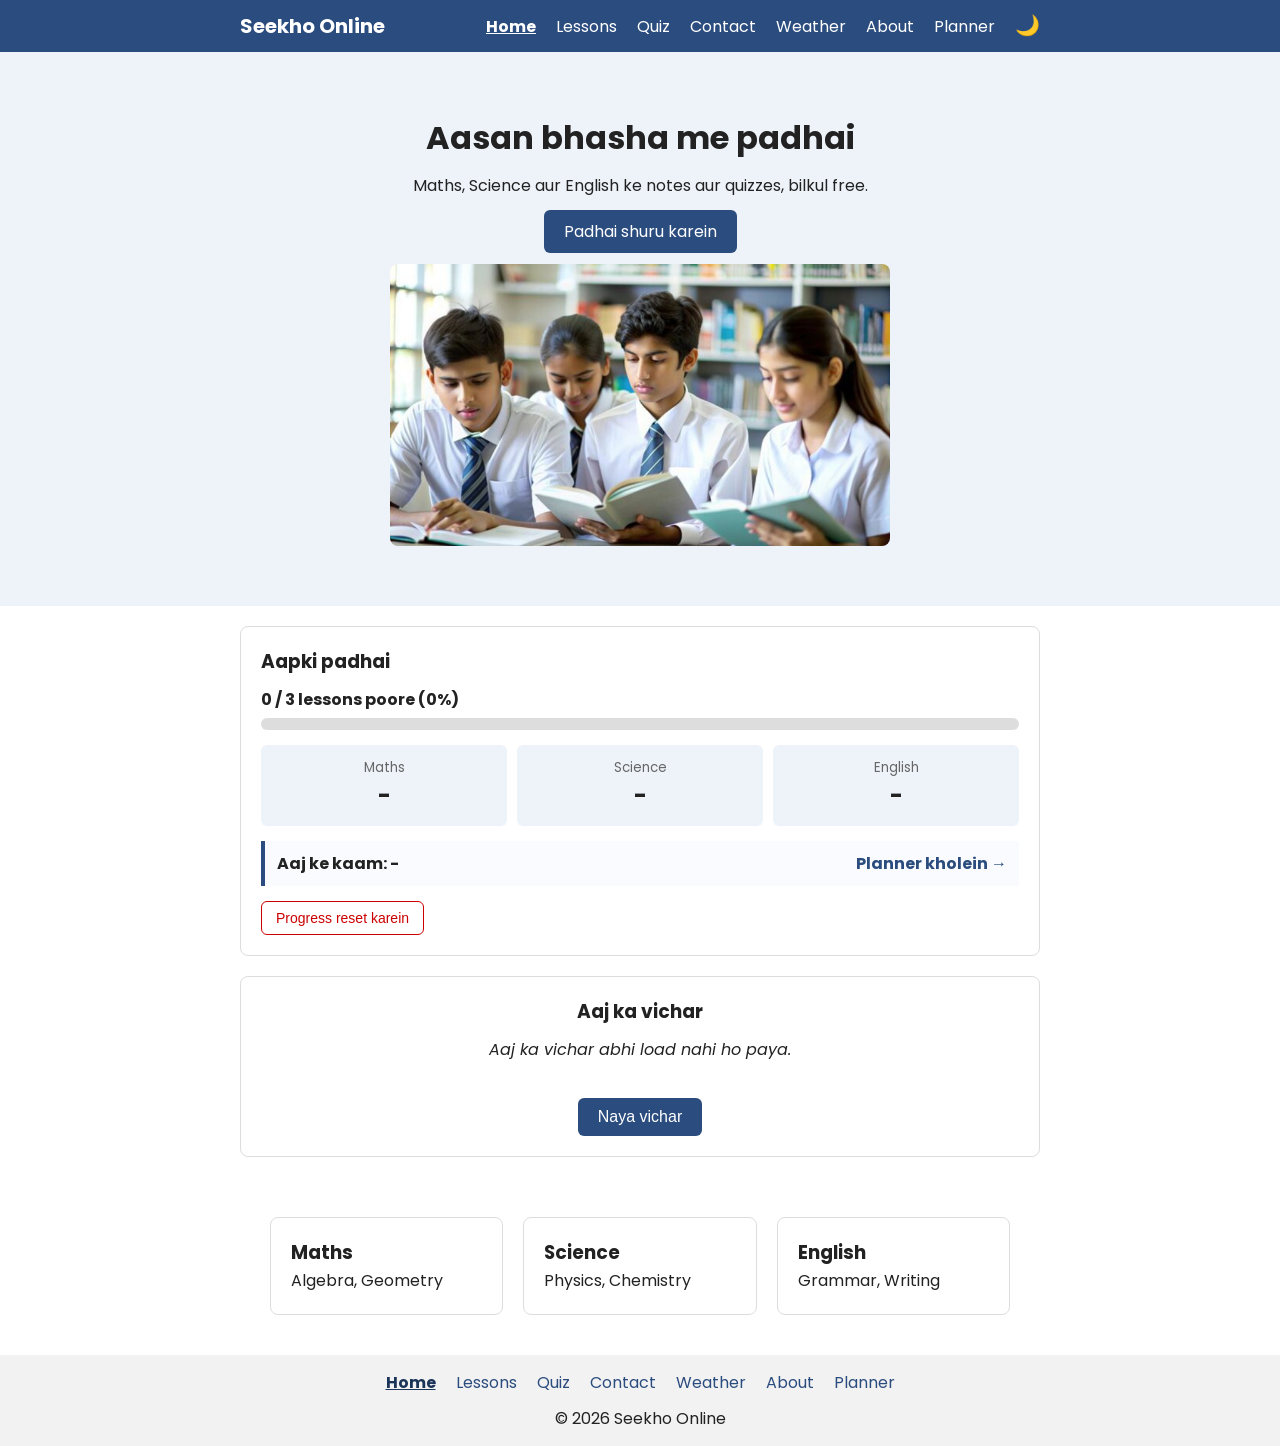
<file: index.html>
<!DOCTYPE html>
<html lang="hi">

<head>
  <meta charset="UTF-8">
  <meta name="viewport" content="width=device-width, initial-scale=1.0">
  <title>Seekho Online</title>
  <meta name="description" content="Maths, Science aur English ke free notes aur quizzes, aasan bhasha me.">
  <meta property="og:title" content="Seekho Online">
  <meta property="og:description" content="Free notes aur quizzes, school ke students ke liye.">
  <link rel="icon"
    href="data:image/svg+xml,<svg xmlns=%22http://www.w3.org/2000/svg%22 viewBox=%220 0 100 100%22><text y=%22.9em%22 font-size=%2290%22>📚</text></svg>">

  <link rel="preconnect" href="https://fonts.googleapis.com">
  <link rel="preconnect" href="https://fonts.gstatic.com" crossorigin>
  <link href="https://fonts.googleapis.com/css2?family=Poppins:wght@400;600&display=swap" rel="stylesheet">
  <link rel="stylesheet" href="css/style.css">
</head>

<body>

  <header id="site-header"></header>

  <main>
    <section class="hero">
      <h2>Aasan bhasha me padhai</h2>
      <p>Maths, Science aur English ke notes aur quizzes, bilkul free.</p>
      <a class="btn" href="lessons.html">Padhai shuru karein</a>
      <br>
      <img src="images/students.webp.jpg" alt="Padhte hue bachche" class="hero-img">
    </section>

    <section class="dashboard">
      <h3>Aapki padhai</h3>

      <p id="home-progress-text"></p>
      <div class="bar">
        <div id="home-bar-fill"></div>
      </div>

      <div class="score-grid">
        <div class="score-card">
          <small>Maths</small>
          <strong id="best-maths">-</strong>
        </div>
        <div class="score-card">
          <small>Science</small>
          <strong id="best-science">-</strong>
        </div>
        <div class="score-card">
          <small>English</small>
          <strong id="best-english">-</strong>
        </div>
      </div>
      <div class="planner-summary">
        <span id="planner-summary-text">Aaj ke kaam: -</span>
        <a href="planner.html" class="read-link">Planner kholein →</a>
      </div>
      <button id="reset-btn" class="reset-btn">Progress reset karein</button>
    </section>


    <section class="quote-box">
      <h3>Aaj ka vichar</h3>
      <p id="quote-text">Load ho raha hai...</p>
      <small id="quote-author"></small>
      <br>
      <button id="new-quote" class="btn">Naya vichar</button>
    </section>

    <section class="subjects">
  <a class="card" href="lessons.html?subject=Maths">
    <h3>Maths</h3>
    <p>Algebra, Geometry</p>
  </a>
  <a class="card" href="lessons.html?subject=Science">
    <h3>Science</h3>
    <p>Physics, Chemistry</p>
  </a>
  <a class="card" href="lessons.html?subject=English">
    <h3>English</h3>
    <p>Grammar, Writing</p>
  </a>
</section>
  </main>

  <footer id="site-footer"></footer>


  <script src="js/layout.js"></script>
  <script src="js/script.js"></script>
  <script src="js/lessons-data.js"></script>
  <script src="js/questions.js"></script>
  <script src="js/quote.js"></script>
  <script src="js/dashboard.js"></script>

</body>

</html>
</file>
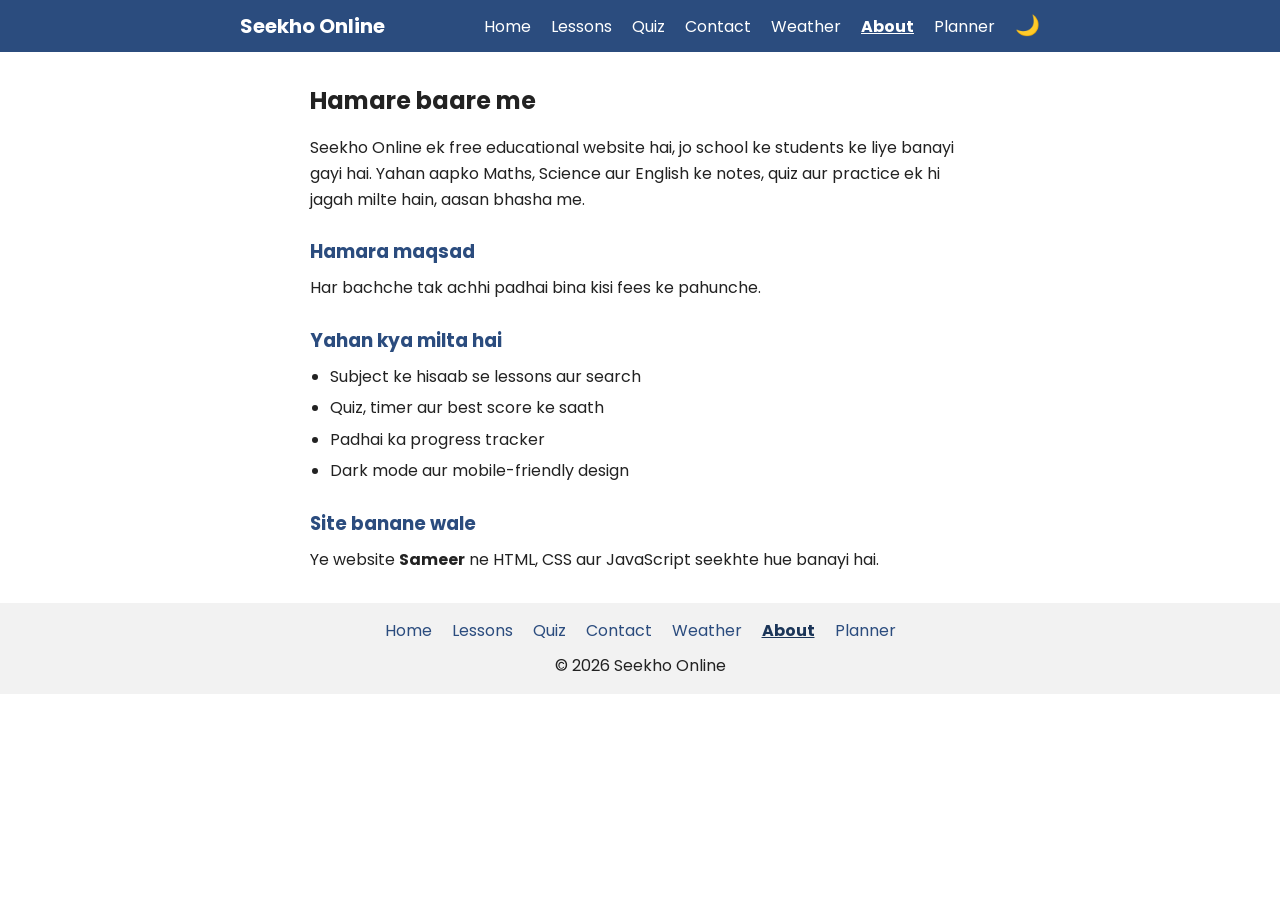
<file: about.html>
<!DOCTYPE html>
<html lang="hi">

<head>
    <meta charset="UTF-8">
    <meta name="viewport" content="width=device-width, initial-scale=1.0">
    <title>Hamare baare me - Seekho Online</title>
    <meta name="description" content="Maths, Science aur English ke free notes aur quizzes, aasan bhasha me.">
    <meta property="og:title" content="Seekho Online">
    <meta property="og:description" content="Seekho Online ke baare me jaaniye.">
    <link rel="icon"
        href="data:image/svg+xml,<svg xmlns=%22http://www.w3.org/2000/svg%22 viewBox=%220 0 100 100%22><text y=%22.9em%22 font-size=%2290%22>📚</text></svg>">

    <link rel="preconnect" href="https://fonts.googleapis.com">
    <link rel="preconnect" href="https://fonts.gstatic.com" crossorigin>
    <link href="https://fonts.googleapis.com/css2?family=Poppins:wght@400;600&display=swap" rel="stylesheet">
    <link rel="stylesheet" href="css/style.css">
</head>

<body>

    <header id="site-header"></header>

    <main class="about-box">
        <h2>Hamare baare me</h2>

        <p>
            Seekho Online ek free educational website hai, jo school ke students ke liye
            banayi gayi hai. Yahan aapko Maths, Science aur English ke notes, quiz aur
            practice ek hi jagah milte hain, aasan bhasha me.
        </p>

        <h3>Hamara maqsad</h3>
        <p>
            Har bachche tak achhi padhai bina kisi fees ke pahunche.
        </p>

        <h3>Yahan kya milta hai</h3>
        <ul>
            <li>Subject ke hisaab se lessons aur search</li>
            <li>Quiz, timer aur best score ke saath</li>
            <li>Padhai ka progress tracker</li>
            <li>Dark mode aur mobile-friendly design</li>
        </ul>

        <h3>Site banane wale</h3>
        <p>
            Ye website <strong>Sameer</strong> ne HTML, CSS aur JavaScript seekhte hue
            banayi hai.
        </p>
    </main>
    
    <footer id="site-footer"></footer>

    <script src="js/layout.js"></script>
    <script src="js/script.js"></script>


</body>

</html>
</file>
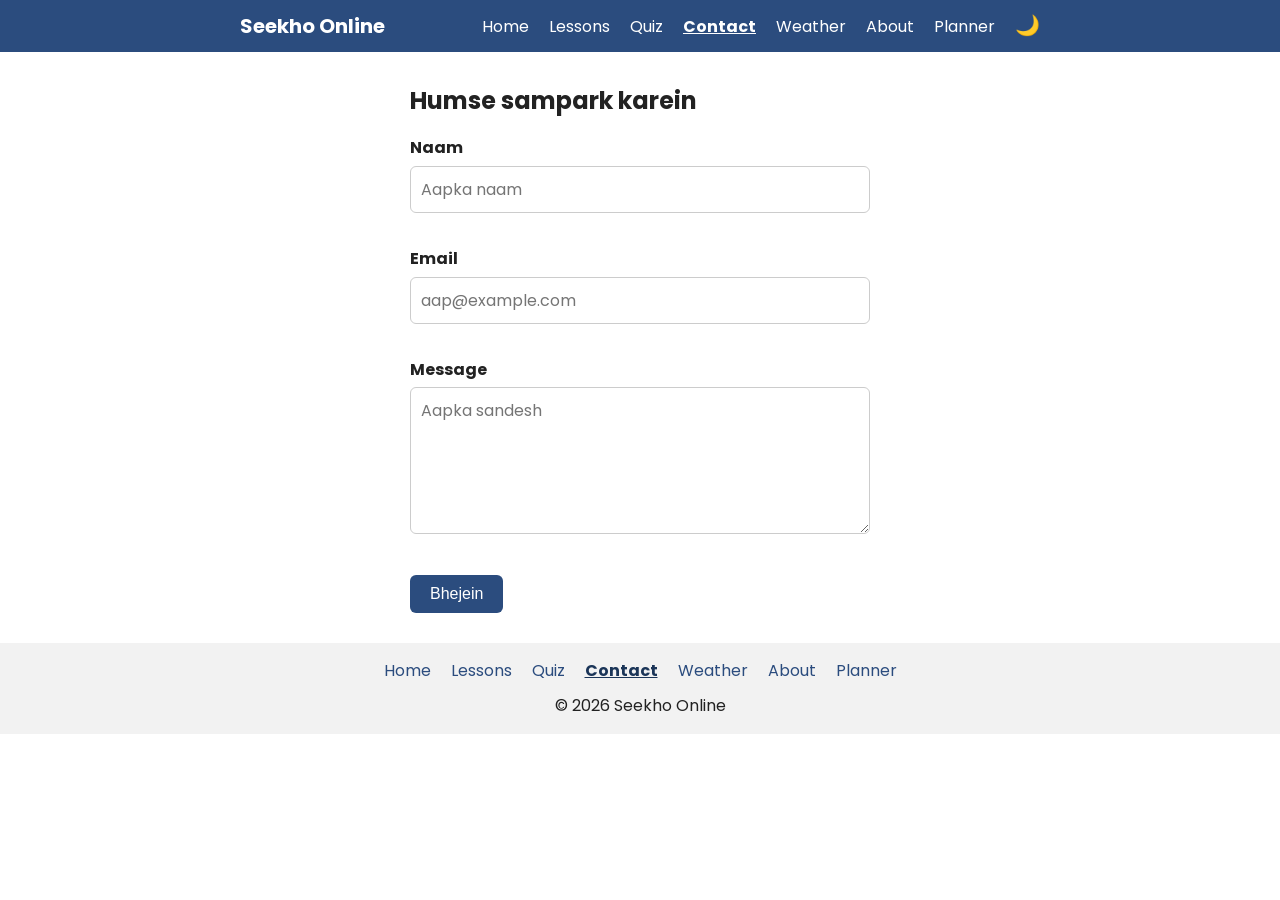
<file: contact.html>
<!DOCTYPE html>
<html lang="hi">

<head>
    <meta charset="UTF-8">
    <meta name="viewport" content="width=device-width, initial-scale=1.0">
    <title>Seekho Online</title>
    <meta name="description" content="Maths, Science aur English ke free notes aur quizzes, aasan bhasha me.">
    <meta property="og:title" content="Seekho Online">
    <meta property="og:description" content="Free notes aur quizzes, school ke students ke liye.">
    <link rel="icon"
        href="data:image/svg+xml,<svg xmlns=%22http://www.w3.org/2000/svg%22 viewBox=%220 0 100 100%22><text y=%22.9em%22 font-size=%2290%22>📚</text></svg>">

    <link rel="preconnect" href="https://fonts.googleapis.com">
    <link rel="preconnect" href="https://fonts.gstatic.com" crossorigin>
    <link href="https://fonts.googleapis.com/css2?family=Poppins:wght@400;600&display=swap" rel="stylesheet">
    <link rel="stylesheet" href="css/style.css">
</head>

<body>

    <header id="site-header"></header>

    <main class="contact-box">
        <h2>Humse sampark karein</h2>

        <form id="contact-form" novalidate>
            <label for="naam">Naam</label>
            <input type="text" id="naam" placeholder="Aapka naam">
            <small class="error" id="naam-error"></small>

            <label for="email">Email</label>
            <input type="email" id="email" placeholder="aap@example.com">
            <small class="error" id="email-error"></small>

            <label for="message">Message</label>
            <textarea id="message" rows="5" placeholder="Aapka sandesh"></textarea>
            <small class="error" id="message-error"></small>

            <button type="submit" class="btn">Bhejein</button>
        </form>

        <p id="success" style="display:none;">Dhanyavaad! Aapka message mil gaya.</p>
    </main>

    <footer id="site-footer"></footer>

    <script src="js/layout.js"></script>
    <script src="js/script.js"></script>
    <script src="js/contact.js"></script>

</body>

</html>
</file>
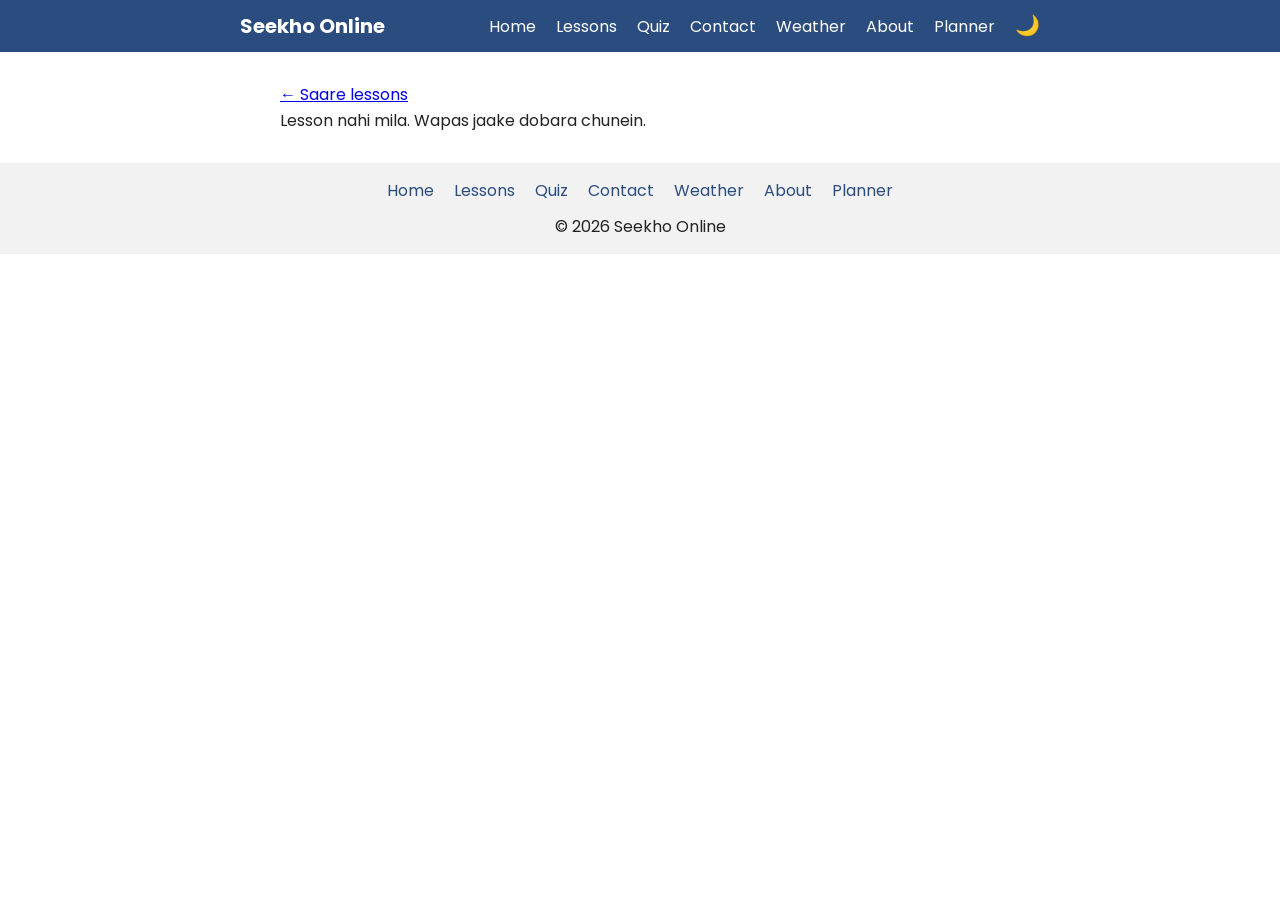
<file: lesson.html>
<!DOCTYPE html>
<html lang="hi">

<head>
    <meta charset="UTF-8">
    <meta name="viewport" content="width=device-width, initial-scale=1.0">
    <title>Lesson - Seekho Online</title>
    <meta name="description" content="Maths, Science aur English ke free notes aur quizzes, aasan bhasha me.">
    <meta property="og:title" content="Seekho Online">
    <meta property="og:description" content="Free notes aur quizzes, school ke students ke liye.">
    <link rel="icon"
        href="data:image/svg+xml,<svg xmlns=%22http://www.w3.org/2000/svg%22 viewBox=%220 0 100 100%22><text y=%22.9em%22 font-size=%2290%22>📚</text></svg>">

    <link rel="preconnect" href="https://fonts.googleapis.com">
    <link rel="preconnect" href="https://fonts.gstatic.com" crossorigin>
    <link href="https://fonts.googleapis.com/css2?family=Poppins:wght@400;600&display=swap" rel="stylesheet">
    <link rel="stylesheet" href="css/style.css">
</head>

<body>

    <header id="site-header"></header>

    <main class="lesson-page">
        <a href="lessons.html" class="back-link">← Saare lessons</a>

        <h2 id="lesson-title"></h2>
        <p id="lesson-subject"></p>
        <p id="lesson-text"></p>
        <ul id="lesson-points"></ul>
        <button id="done-btn" class="done-btn" style="display:none;"></button>
        <div id="lesson-nav">
            <a id="prev-link" class="read-link" style="display:none;">← Pichhla lesson</a>
            <a id="next-link" class="read-link" style="display:none;">Agla lesson →</a>
        </div>
        <p id="lesson-msg"></p>
    </main>

   <footer id="site-footer"></footer>

    <script src="js/layout.js"></script>
    <script src="js/script.js"></script>
    <script src="js/lessons-data.js"></script>
    <script src="js/lesson-detail.js"></script>

</body>

</html>
</file>
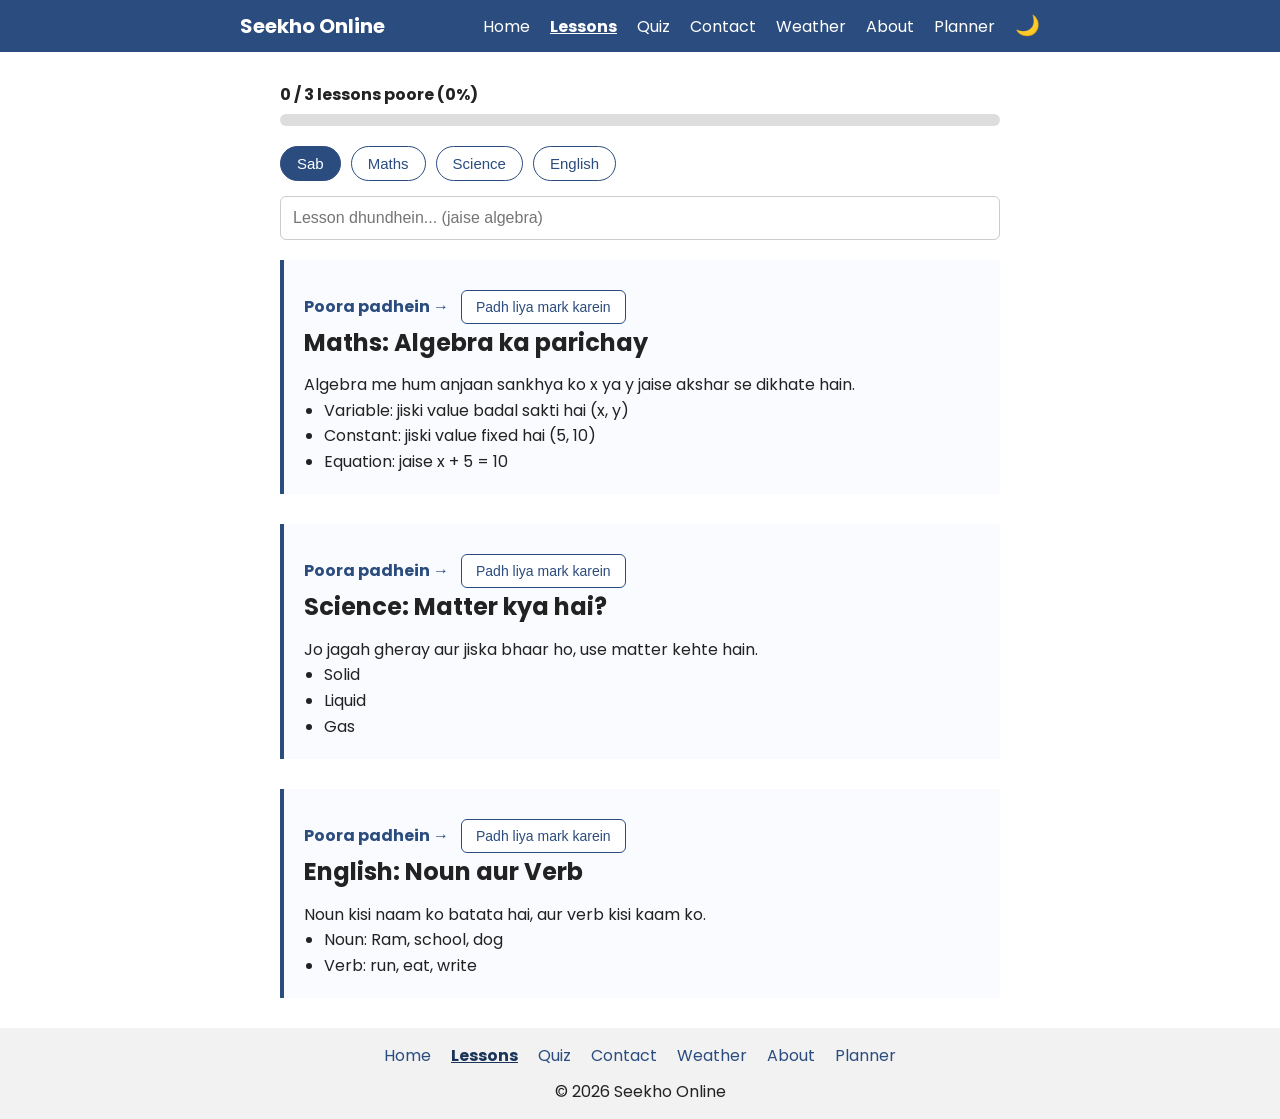
<file: lessons.html>
<!DOCTYPE html>
<html lang="hi">
<head>
  <meta charset="UTF-8">
  <meta name="viewport" content="width=device-width, initial-scale=1.0">
  <title>Seekho Online</title>
  <meta name="description" content="Maths, Science aur English ke free notes aur quizzes, aasan bhasha me.">
<meta property="og:title" content="Seekho Online">
<meta property="og:description" content="Free notes aur quizzes, school ke students ke liye.">
<link rel="icon" href="data:image/svg+xml,<svg xmlns=%22http://www.w3.org/2000/svg%22 viewBox=%220 0 100 100%22><text y=%22.9em%22 font-size=%2290%22>📚</text></svg>">

<link rel="preconnect" href="https://fonts.googleapis.com">
<link rel="preconnect" href="https://fonts.gstatic.com" crossorigin>
<link href="https://fonts.googleapis.com/css2?family=Poppins:wght@400;600&display=swap" rel="stylesheet">
  <link rel="stylesheet" href="css/style.css">
</head>
<body>

  <header id="site-header"></header>

  <main class="lessons">

    <div id="progress-box">
  <p id="progress-text"></p>
  <div class="bar"><div id="bar-fill"></div></div>
</div>

    <div id="filter-box">
  <button class="filter-btn active" data-subject="all">Sab</button>
  <button class="filter-btn" data-subject="Maths">Maths</button>
  <button class="filter-btn" data-subject="Science">Science</button>
  <button class="filter-btn" data-subject="English">English</button>
</div>

    <input type="text" id="search" placeholder="Lesson dhundhein... (jaise algebra)">
<p id="no-result" style="display:none;">Koi lesson nahi mila.</p>

  
<div id="lessons-list"></div>

  </main>

 <footer id="site-footer"></footer>

<script src="js/layout.js"></script>
  <script src="js/script.js"></script>
  <script src="js/lessons-data.js"></script>
  <script src="js/lessons.js"></script>
  <script src="js/search.js"></script>
  
</body>
</html>
</file>
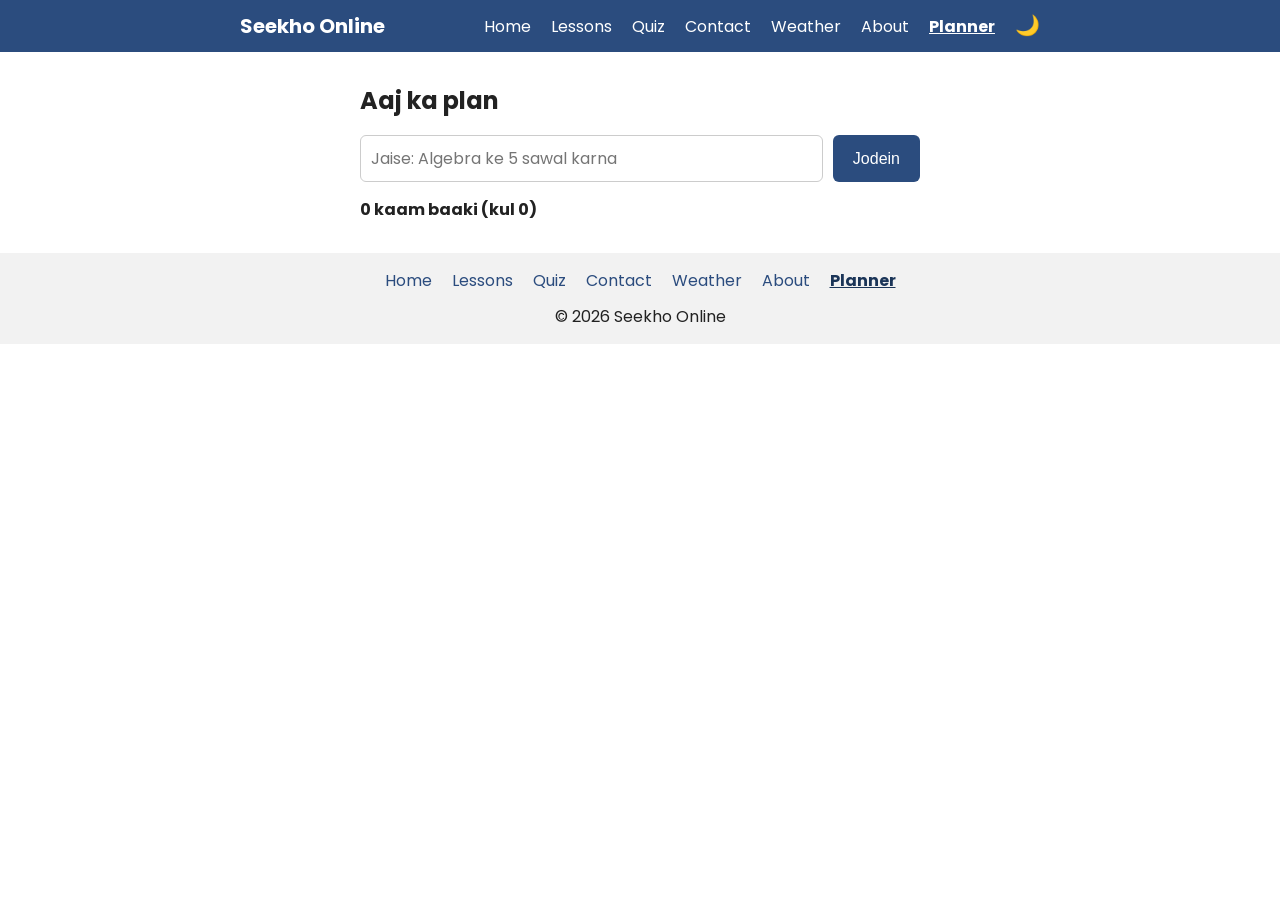
<file: planner.html>
<!DOCTYPE html>
<html lang="hi">

<head>
    <meta charset="UTF-8">
    <meta name="viewport" content="width=device-width, initial-scale=1.0">
    <title>Study planner - Seekho Online</title>
    <meta name="description" content="Apni padhai ke kaam likhein aur tick karein..">
    <meta property="og:title" content="Seekho Online">
    <meta property="og:description" content="Seekho Online ke baare me jaaniye.">
    <link rel="icon"
        href="data:image/svg+xml,<svg xmlns=%22http://www.w3.org/2000/svg%22 viewBox=%220 0 100 100%22><text y=%22.9em%22 font-size=%2290%22>📚</text></svg>">

    <link rel="preconnect" href="https://fonts.googleapis.com">
    <link rel="preconnect" href="https://fonts.gstatic.com" crossorigin>
    <link href="https://fonts.googleapis.com/css2?family=Poppins:wght@400;600&display=swap" rel="stylesheet">
    <link rel="stylesheet" href="css/style.css">
</head>

<body>

    <header id="site-header"></header>

    <main class="planner-box">
  <h2>Aaj ka plan</h2>

  <form id="task-form" class="task-form">
    <input type="text" id="task-input" placeholder="Jaise: Algebra ke 5 sawal karna">
    <button type="submit" class="btn">Jodein</button>
  </form>

  <p id="task-count"></p>

  <ul id="task-list"></ul>
</main>
    
    <footer id="site-footer"></footer>

    <script src="js/layout.js"></script>
    <script src="js/script.js"></script>
    <script src="js/planner.js"></script>


</body>

</html>
</file>
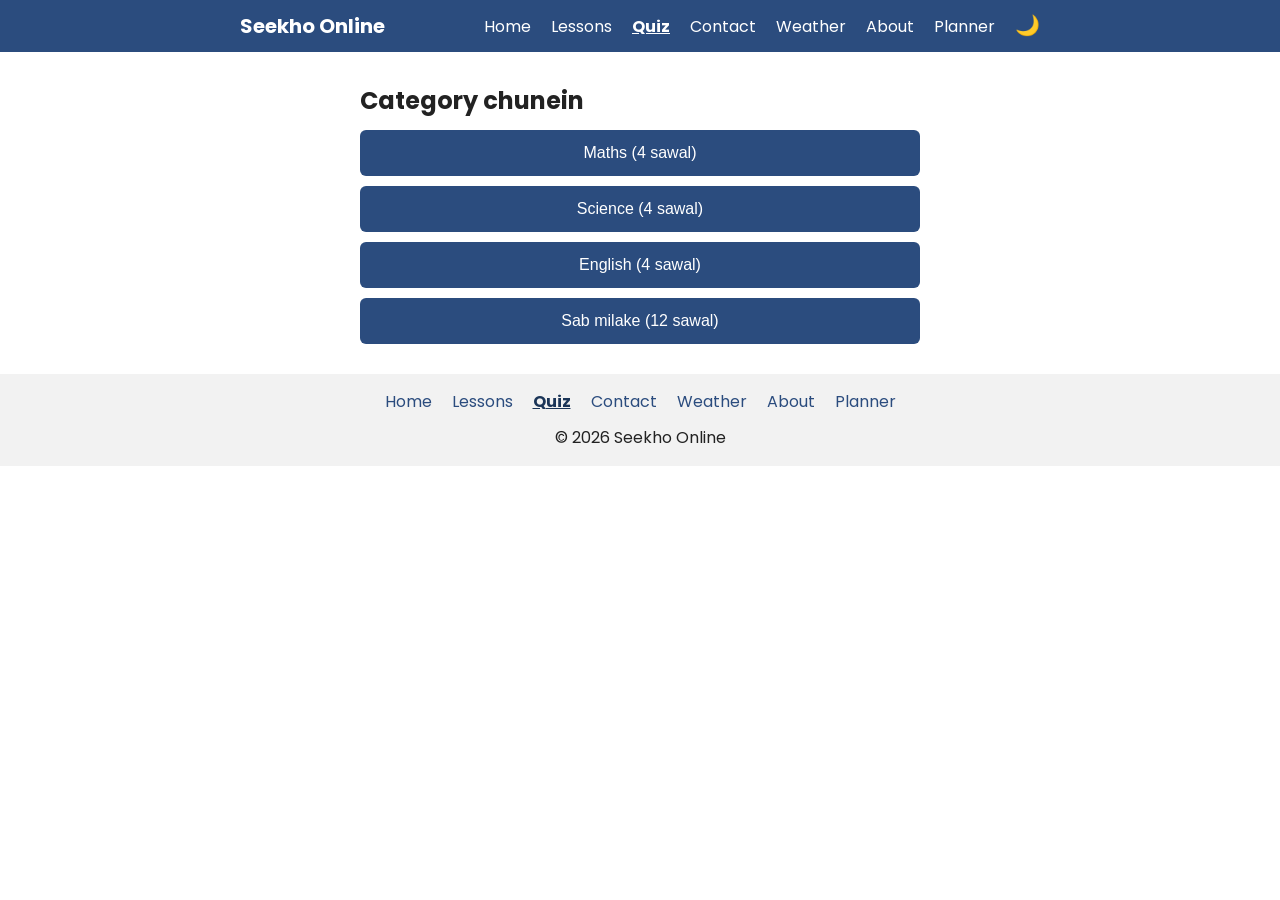
<file: quiz.html>
<!DOCTYPE html>
<html lang="hi">

<head>
  <meta charset="UTF-8">
  <meta name="viewport" content="width=device-width, initial-scale=1.0">
  <title>Seekho Online</title>
  <meta name="description" content="Maths, Science aur English ke free notes aur quizzes, aasan bhasha me.">
  <meta property="og:title" content="Seekho Online">
  <meta property="og:description" content="Free notes aur quizzes, school ke students ke liye.">
  <link rel="icon"
    href="data:image/svg+xml,<svg xmlns=%22http://www.w3.org/2000/svg%22 viewBox=%220 0 100 100%22><text y=%22.9em%22 font-size=%2290%22>📚</text></svg>">

  <link rel="preconnect" href="https://fonts.googleapis.com">
  <link rel="preconnect" href="https://fonts.gstatic.com" crossorigin>
  <link href="https://fonts.googleapis.com/css2?family=Poppins:wght@400;600&display=swap" rel="stylesheet">
  <link rel="stylesheet" href="css/style.css">
</head>

<body>

  <header id="site-header"></header>

  <main class="quiz-box">

    <div id="category-box">
      <h2>Category chunein</h2>
      <button class="btn cat-btn" data-cat="maths">Maths</button>
      <button class="btn cat-btn" data-cat="science">Science</button>
      <button class="btn cat-btn" data-cat="english">English</button>
      <button class="btn cat-btn" data-cat="all">Sab milake</button>
    </div>

    <div id="quiz" style="display:none;">
      <p id="progress"></p>
      <p id="timer"></p>
      <h2 id="sawal"></h2>
      <div id="options"></div>
      <p id="feedback"></p>
      <p id="explain"></p>
      <button id="next-btn" class="btn" style="display:none;">Next</button>
    </div>

    <div id="result" style="display:none;">
      <h2>Quiz khatam!</h2>
      <p id="score-text"></p>
      <p id="best-text"></p>
      <button id="restart-btn" class="btn">Dobara khelein</button>
    </div>

  </main>

  <footer id="site-footer"></footer>
  <script src="js/layout.js"></script>
  <script src="js/script.js"></script>
  <script src="js/questions.js"></script>
  <script src="js/quiz.js"></script>

</body>

</html>
</file>
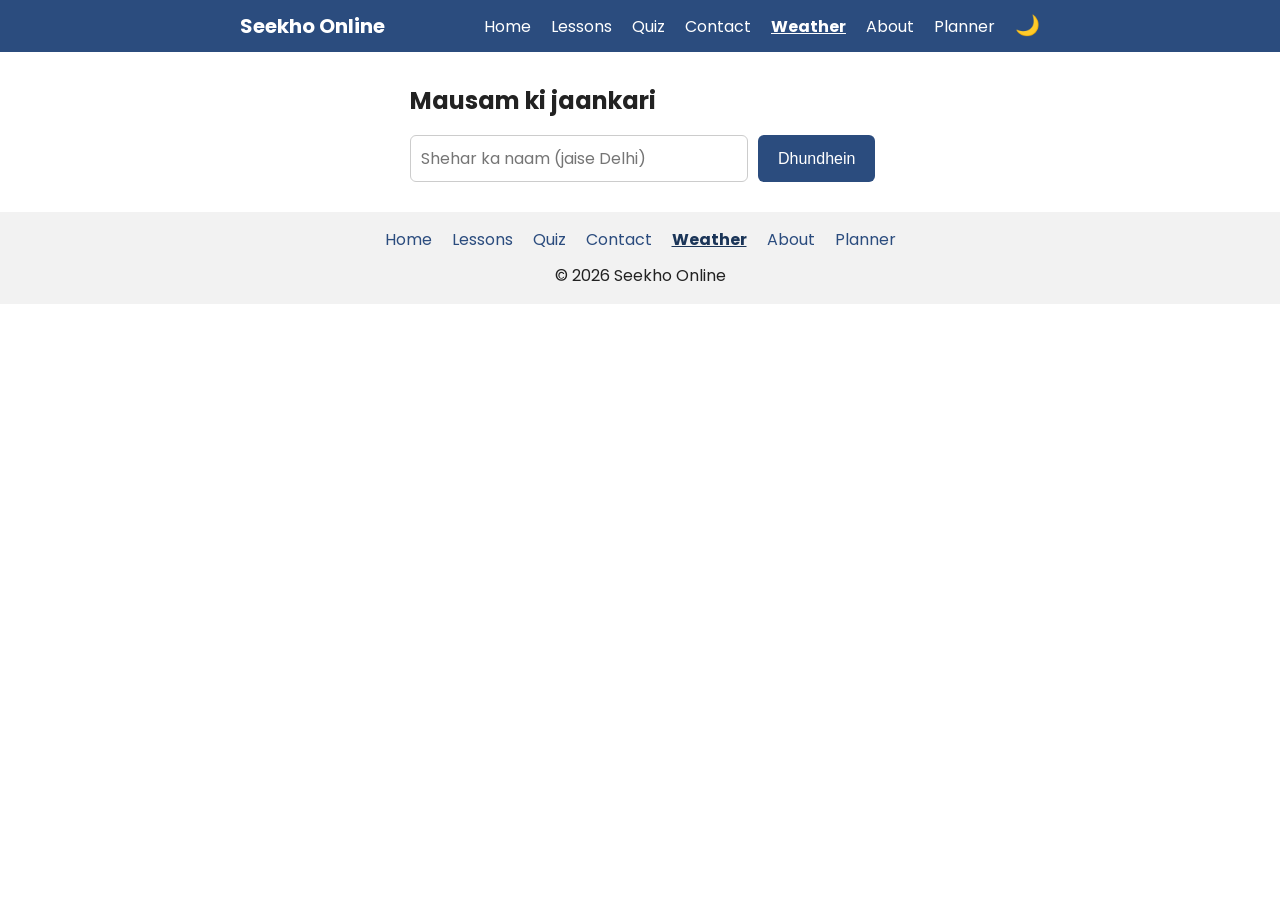
<file: weather.html>
<!DOCTYPE html>
<html lang="hi">

<head>
  <meta charset="UTF-8">
  <meta name="viewport" content="width=device-width, initial-scale=1.0">
  <title>Weather Seekho Online</title>
  <meta name="description" content="Maths, Science aur English ke free notes aur quizzes, aasan bhasha me.">
  <meta property="og:title" content="Seekho Online">
  <meta property="og:description" content="Free notes aur quizzes, school ke students ke liye.">
  <link rel="icon"
    href="data:image/svg+xml,<svg xmlns=%22http://www.w3.org/2000/svg%22 viewBox=%220 0 100 100%22><text y=%22.9em%22 font-size=%2290%22>📚</text></svg>">

  <link rel="preconnect" href="https://fonts.googleapis.com">
  <link rel="preconnect" href="https://fonts.gstatic.com" crossorigin>
  <link href="https://fonts.googleapis.com/css2?family=Poppins:wght@400;600&display=swap" rel="stylesheet">
  <link rel="stylesheet" href="css/style.css">
</head>

<body>

  <header id="site-header"></header>

  <main class="weather-box">
    <h2>Mausam ki jaankari</h2>

    <div class="weather-search">
      <input type="text" id="city-input" placeholder="Shehar ka naam (jaise Delhi)">
      <button id="city-btn" class="btn">Dhundhein</button>
    </div>

    <p id="weather-msg"></p>

    <div id="weather-card" style="display:none;">
      <h3 id="w-city"></h3>
      <p id="w-temp"></p>
      <p id="w-desc"></p>
      <p id="w-extra"></p>
    </div>
  </main>

  <footer id="site-footer"></footer>

  <script src="js/layout.js"></script>
  <script src="js/script.js"></script>
  <script src="js/weather.js"></script>

</body>

</html>
</file>
<file: css/style.css>
/* ===== Base ===== */
* {
  margin: 0;
  padding: 0;
  box-sizing: border-box;
}

body {
  font-family: "Poppins", Arial, sans-serif;
  line-height: 1.6;
  color: #222;
}

.btn {
  background: #2b4c7e;
  color: white;
  padding: 10px 20px;
  border-radius: 6px;
  text-decoration: none;
  border: none;
  cursor: pointer;
  font-size: 16px;
}

.read-link {
  display: inline-block;
  margin-top: 10px;
  margin-right: 12px;
  color: #2b4c7e;
  font-weight: bold;
  text-decoration: none;
}

.read-link:hover {
  text-decoration: underline;
}

/* ===== Header ===== */
header {
  background: #2b4c7e;
  color: white;
  padding: 10px max(20px, calc((100% - 800px) / 2));
  display: flex;
  justify-content: space-between;
  align-items: center;
  position: sticky;
  top: 0;
  z-index: 100;
}

header h1 {
  font-size: 20px;
}

nav a {
  color: white;
  text-decoration: none;
  margin-left: 20px;
}

nav a:hover {
  text-decoration: underline;
}

nav a.active {
  font-weight: bold;
  text-decoration: underline;
}

#menu-btn {
  display: none;
  background: none;
  border: none;
  color: white;
  font-size: 28px;
  cursor: pointer;
}

#theme-btn {
  background: none;
  border: none;
  font-size: 20px;
  cursor: pointer;
  margin-left: 20px;
}

/* ===== Footer ===== */
footer {
  text-align: center;
  padding: 15px max(20px, calc((100% - 800px) / 2));
  background: #f2f2f2;
}

.footer-links {
  margin-bottom: 10px;
  display: flex;
  flex-wrap: wrap;
  justify-content: center;
  gap: 4px 0;
}

.footer-links a {
  color: #2b4c7e;
  text-decoration: none;
  margin: 0 10px;
}

.footer-links a:hover {
  text-decoration: underline;
}

.footer-links a.active {
  color: #1b3558;
}

/* ===== Home ===== */
.hero {
  text-align: center;
  padding: 60px 20px;
  background: #eef3fa;
}

.hero h2 {
  font-size: 32px;
}

.hero p {
  margin: 10px 0 20px;
}

.hero-img {
  width: 100%;
  max-width: 500px;
  height: auto;
  display: block;
  margin: 20px auto 0;
  border-radius: 8px;
}

.subjects {
  display: flex;
  gap: 20px;
  padding: 40px 30px;
  flex-wrap: wrap;
  max-width: 800px;
  margin: 0 auto;
}

.card {
  flex: 1;
  min-width: 200px;
  padding: 20px;
  border: 1px solid #ddd;
  border-radius: 8px;
}

a.card {
  display: block;
  color: inherit;
  text-decoration: none;
}

.card,
.lesson {
  transition: transform 0.2s, box-shadow 0.2s;
}

.card:hover {
  transform: translateY(-4px);
  box-shadow: 0 6px 16px rgba(0, 0, 0, 0.12);
}

.quote-box {
  max-width: 800px;
  margin: 20px auto;
  padding: 20px;
  text-align: center;
  border: 1px solid #ddd;
  border-radius: 8px;
}

#quote-text {
  font-style: italic;
  margin: 10px 0;
}

/* ===== Dashboard ===== */
.dashboard {
  max-width: 800px;
  margin: 20px auto;
  padding: 20px;
  border: 1px solid #ddd;
  border-radius: 8px;
}

.dashboard h3 {
  margin-bottom: 10px;
}

#home-progress-text {
  font-weight: bold;
  margin-bottom: 6px;
}

#home-bar-fill {
  height: 100%;
  width: 0;
  background: #2b8a3e;
  transition: width 0.3s;
}

.score-grid {
  display: flex;
  gap: 10px;
  margin-top: 15px;
}

.score-card {
  flex: 1;
  padding: 12px;
  text-align: center;
  background: #eef3fa;
  border-radius: 6px;
}

.score-card small {
  display: block;
  color: #666;
}

.score-card strong {
  font-size: 22px;
}

.planner-summary {
  display: flex;
  justify-content: space-between;
  align-items: center;
  flex-wrap: wrap;
  gap: 8px;
  margin-top: 15px;
  padding: 10px 12px;
  background: #f9fbfe;
  border-left: 4px solid #2b4c7e;
}

#planner-summary-text {
  font-weight: bold;
}

.planner-summary .read-link {
  margin: 0;
}

.reset-btn {
  margin-top: 15px;
  padding: 8px 14px;
  border: 1px solid #c00;
  background: white;
  color: #c00;
  border-radius: 6px;
  cursor: pointer;
  font-size: 14px;
}

.reset-btn:hover {
  background: #fdeaea;
}

/* ===== Lessons ===== */
.lessons,
.lesson-page {
  max-width: 760px;
  margin: 30px auto;
  padding: 0 20px;
}

.lesson {
  margin-bottom: 30px;
  padding: 20px;
  border-left: 4px solid #2b4c7e;
  background: #f9fbfe;
}

.lesson h2 {
  margin-bottom: 10px;
}

.lesson ul {
  margin-left: 20px;
}

#search {
  width: 100%;
  padding: 12px;
  margin-bottom: 20px;
  border: 1px solid #ccc;
  border-radius: 6px;
  font-size: 16px;
}

#no-result {
  color: #c00;
  font-weight: bold;
}

#filter-box {
  display: flex;
  gap: 10px;
  flex-wrap: wrap;
  margin-bottom: 15px;
}

.filter-btn {
  padding: 8px 16px;
  border: 1px solid #2b4c7e;
  background: white;
  color: #2b4c7e;
  border-radius: 20px;
  cursor: pointer;
  font-size: 15px;
}

.filter-btn.active {
  background: #2b4c7e;
  color: white;
}

#progress-box {
  margin-bottom: 20px;
}

#progress-text {
  font-weight: bold;
  margin-bottom: 6px;
}

.bar {
  height: 12px;
  background: #ddd;
  border-radius: 6px;
  overflow: hidden;
}

#bar-fill {
  height: 100%;
  width: 0;
  background: #2b8a3e;
  transition: width 0.3s;
}

.done-btn {
  margin-top: 10px;
  padding: 8px 14px;
  border: 1px solid #2b4c7e;
  background: white;
  color: #2b4c7e;
  border-radius: 6px;
  cursor: pointer;
  font-size: 14px;
}

.done-btn.done {
  background: #2b8a3e;
  border-color: #2b8a3e;
  color: white;
}

/* ===== Quiz ===== */
.quiz-box {
  max-width: 600px;
  margin: 30px auto;
  padding: 0 20px;
}

.cat-btn {
  display: block;
  width: 100%;
  margin: 10px 0;
  padding: 14px;
}

#progress {
  color: #666;
  margin-bottom: 10px;
}

#timer {
  font-weight: bold;
  margin-bottom: 10px;
}

#timer.urgent {
  color: red;
}

#options button {
  display: block;
  width: 100%;
  text-align: left;
  padding: 12px;
  margin: 10px 0;
  border: 1px solid #ccc;
  border-radius: 6px;
  background: white;
  font-size: 16px;
  cursor: pointer;
}

#options button:hover {
  background: #eef3fa;
}

#options button.sahi {
  background: #c8f7c5;
  border-color: green;
}

#options button.galat {
  background: #f7c5c5;
  border-color: red;
}

#feedback {
  margin: 15px 0;
  font-weight: bold;
}

#explain {
  margin: 10px 0;
  padding: 10px 12px;
  background: #f9fbfe;
  border-left: 4px solid #2b4c7e;
  display: none;
}

/* ===== Contact ===== */
.contact-box {
  max-width: 500px;
  margin: 30px auto;
  padding: 0 20px;
}

.contact-box label {
  display: block;
  margin-top: 15px;
  font-weight: bold;
}

.contact-box input,
.contact-box textarea {
  width: 100%;
  padding: 10px;
  margin-top: 5px;
  border: 1px solid #ccc;
  border-radius: 6px;
  font-size: 16px;
  font-family: inherit;
}

.contact-box input.invalid,
.contact-box textarea.invalid {
  border-color: red;
}

.error {
  color: red;
  display: block;
  min-height: 18px;
}

#contact-form .btn {
  margin-top: 15px;
}

#success {
  margin-top: 20px;
  color: green;
  font-weight: bold;
}

/* ===== Weather ===== */
.weather-box {
  max-width: 500px;
  margin: 30px auto;
  padding: 0 20px;
}

.weather-search {
  display: flex;
  gap: 10px;
  margin: 15px 0;
}

.weather-search input {
  flex: 1;
  padding: 10px;
  border: 1px solid #ccc;
  border-radius: 6px;
  font-size: 16px;
  font-family: inherit;
}

#weather-msg {
  margin: 10px 0;
  font-weight: bold;
}

#weather-card {
  padding: 20px;
  text-align: center;
  border: 1px solid #ddd;
  border-radius: 8px;
  background: #eef3fa;
}

#w-temp {
  font-size: 40px;
  font-weight: bold;
  margin: 10px 0;
}

/* ===== About ===== */
.about-box {
  max-width: 700px;
  margin: 30px auto;
  padding: 0 20px;
}

.about-box h2 {
  margin-bottom: 15px;
}

.about-box h3 {
  margin: 25px 0 8px;
  color: #2b4c7e;
}

.about-box ul {
  margin-left: 20px;
}

.about-box li {
  margin-bottom: 6px;
}

/* ===== Planner ===== */
.planner-box {
  max-width: 600px;
  margin: 30px auto;
  padding: 0 20px;
}

.planner-box h2 {
  margin-bottom: 15px;
}

.task-form {
  display: flex;
  gap: 10px;
  margin-bottom: 15px;
}

.task-form input {
  flex: 1;
  padding: 10px;
  border: 1px solid #ccc;
  border-radius: 6px;
  font-size: 16px;
  font-family: inherit;
}

#task-count {
  font-weight: bold;
  margin-bottom: 10px;
}

#task-list {
  list-style: none;
}

.task-item {
  display: flex;
  align-items: center;
  gap: 10px;
  padding: 10px 12px;
  margin-bottom: 8px;
  border: 1px solid #ddd;
  border-radius: 6px;
  background: #f9fbfe;
}

.task-item input[type="checkbox"] {
  width: 18px;
  height: 18px;
  cursor: pointer;
}

.task-item span {
  flex: 1;
}

.task-item.done span {
  text-decoration: line-through;
  color: #888;
}

.del-btn {
  border: none;
  background: none;
  color: #c00;
  font-size: 18px;
  cursor: pointer;
}

/* ===== Dark mode ===== */
body.dark {
  background: #121212;
  color: #eee;
}

body.dark .hero {
  background: #1e1e1e;
}

body.dark .card,
body.dark .lesson {
  background: #1e1e1e;
  border-color: #444;
}

body.dark footer {
  background: #1e1e1e;
}

body.dark .footer-links a {
  color: #9ec1ff;
}

body.dark .footer-links a.active {
  color: #ffffff;
}

body.dark .quote-box {
  background: #1e1e1e;
  border-color: #444;
}

body.dark .dashboard {
  border-color: #444;
}

body.dark .score-card {
  background: #1e1e1e;
}

body.dark .score-card small {
  color: #aaa;
}

body.dark .planner-summary {
  background: #1e1e1e;
  border-left-color: #9ec1ff;
}

body.dark .reset-btn {
  background: #1e1e1e;
  color: #ff8a8a;
  border-color: #ff8a8a;
}

body.dark .reset-btn:hover {
  background: #2a1a1a;
}

body.dark #search {
  background: #1e1e1e;
  color: #eee;
  border-color: #555;
}

body.dark .filter-btn {
  background: #1e1e1e;
  color: #9ec1ff;
  border-color: #9ec1ff;
}

body.dark .filter-btn.active {
  background: #9ec1ff;
  color: #121212;
}

body.dark .bar {
  background: #444;
}

body.dark .done-btn {
  background: #1e1e1e;
  color: #9ec1ff;
  border-color: #9ec1ff;
}

body.dark .done-btn.done {
  background: #2b8a3e;
  color: white;
  border-color: #2b8a3e;
}

body.dark .read-link {
  color: #9ec1ff;
}

body.dark #options button {
  background: #1e1e1e;
  color: #eee;
  border-color: #555;
}

body.dark #explain {
  background: #1e1e1e;
  border-left-color: #9ec1ff;
}

body.dark .contact-box input,
body.dark .contact-box textarea {
  background: #1e1e1e;
  color: #eee;
  border-color: #555;
}

body.dark .weather-search input {
  background: #1e1e1e;
  color: #eee;
  border-color: #555;
}

body.dark #weather-card {
  background: #1e1e1e;
  border-color: #444;
}

body.dark .about-box h3 {
  color: #9ec1ff;
}

body.dark .task-form input {
  background: #1e1e1e;
  color: #eee;
  border-color: #555;
}

body.dark .task-item {
  background: #1e1e1e;
  border-color: #444;
}

body.dark .task-item.done span {
  color: #777;
}

body.dark .del-btn {
  color: #ff8a8a;
}

/* ===== Mobile (sabse end me rakhein) ===== */
@media (max-width: 600px) {
  header {
    flex-wrap: wrap;
  }

  #menu-btn {
    display: block;
  }

  #menu {
    display: none;
    width: 100%;
  }

  #menu.open {
    display: block;
  }

  #menu a {
    display: block;
    margin: 0;
    padding: 10px 0;
  }

  .hero {
    padding: 40px 20px;
  }

  .hero h2 {
    font-size: 24px;
  }

  .subjects {
    padding: 20px;
  }

  .dashboard,
  .quote-box {
    margin: 20px 15px;
  }

  .score-grid {
    flex-wrap: wrap;
  }

  .score-card {
    min-width: 90px;
  }

  .weather-search,
  .task-form {
    flex-wrap: wrap;
  }
}
</file>
